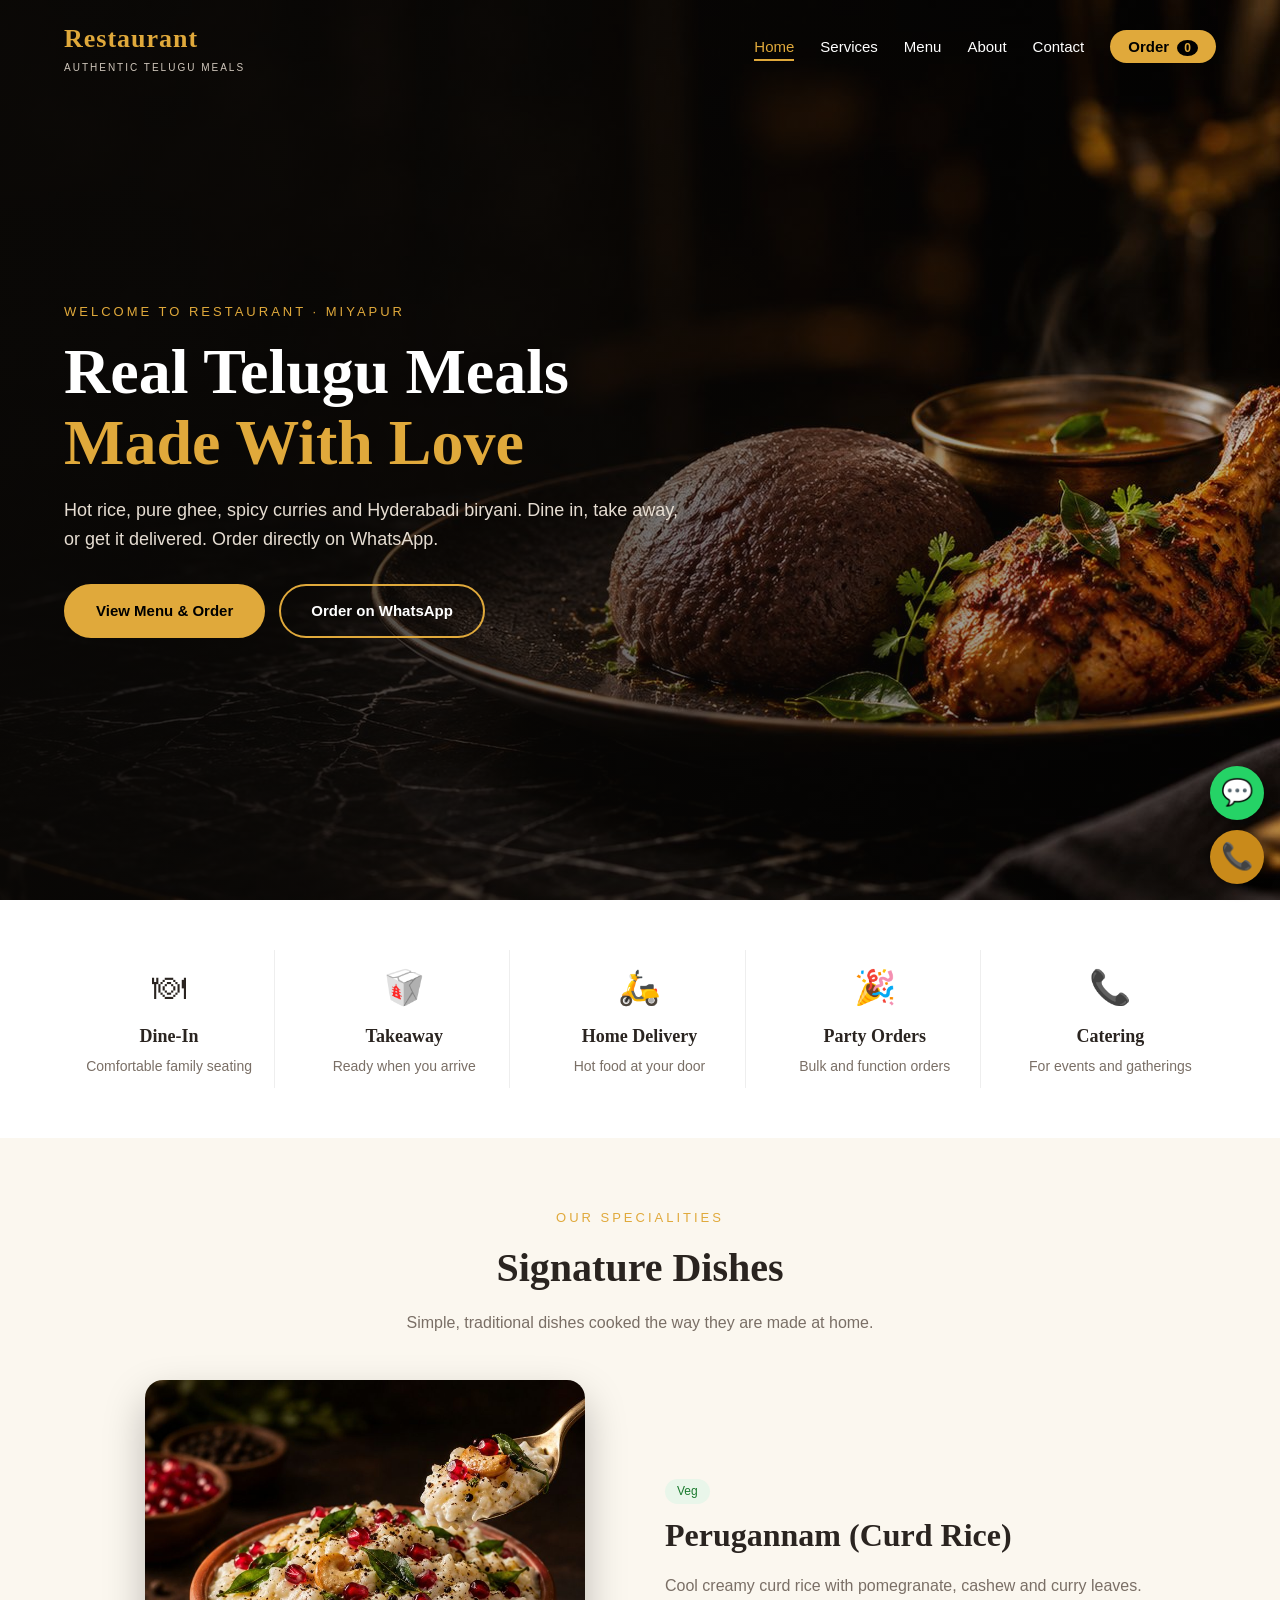
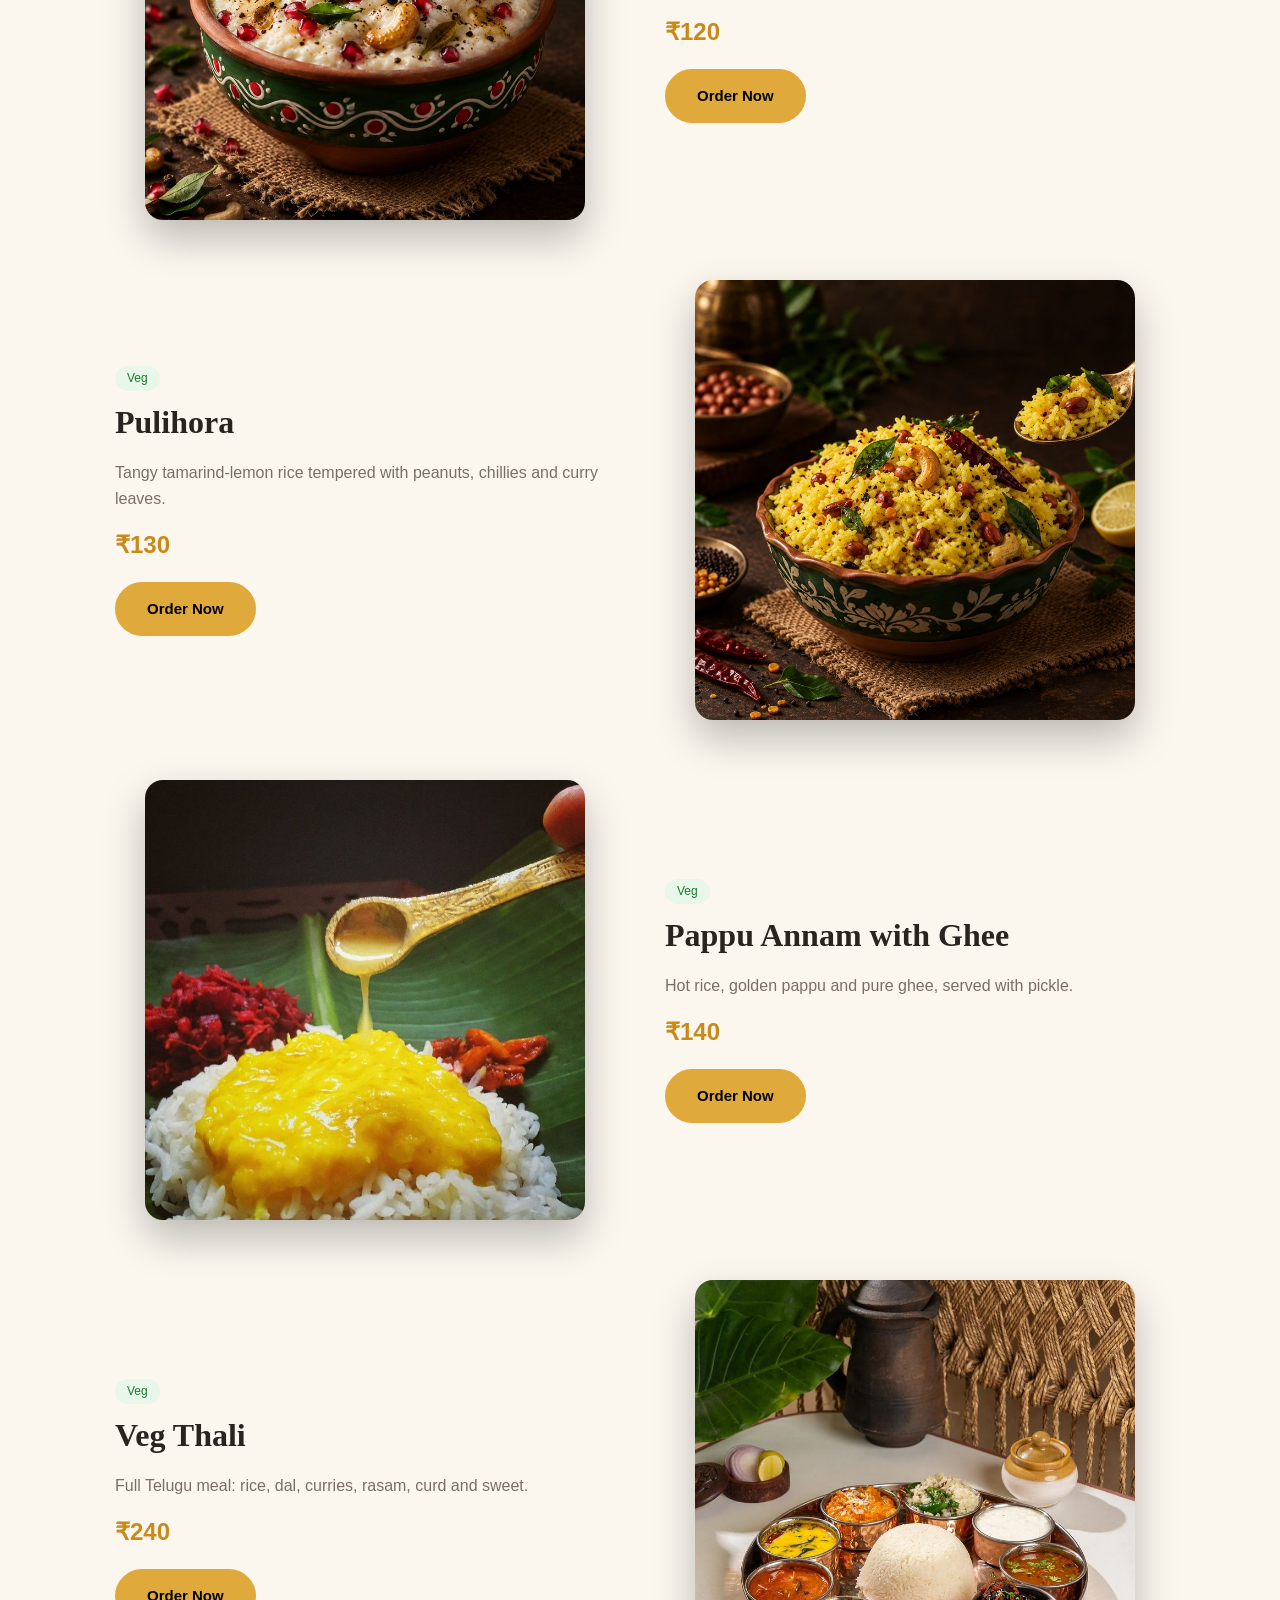
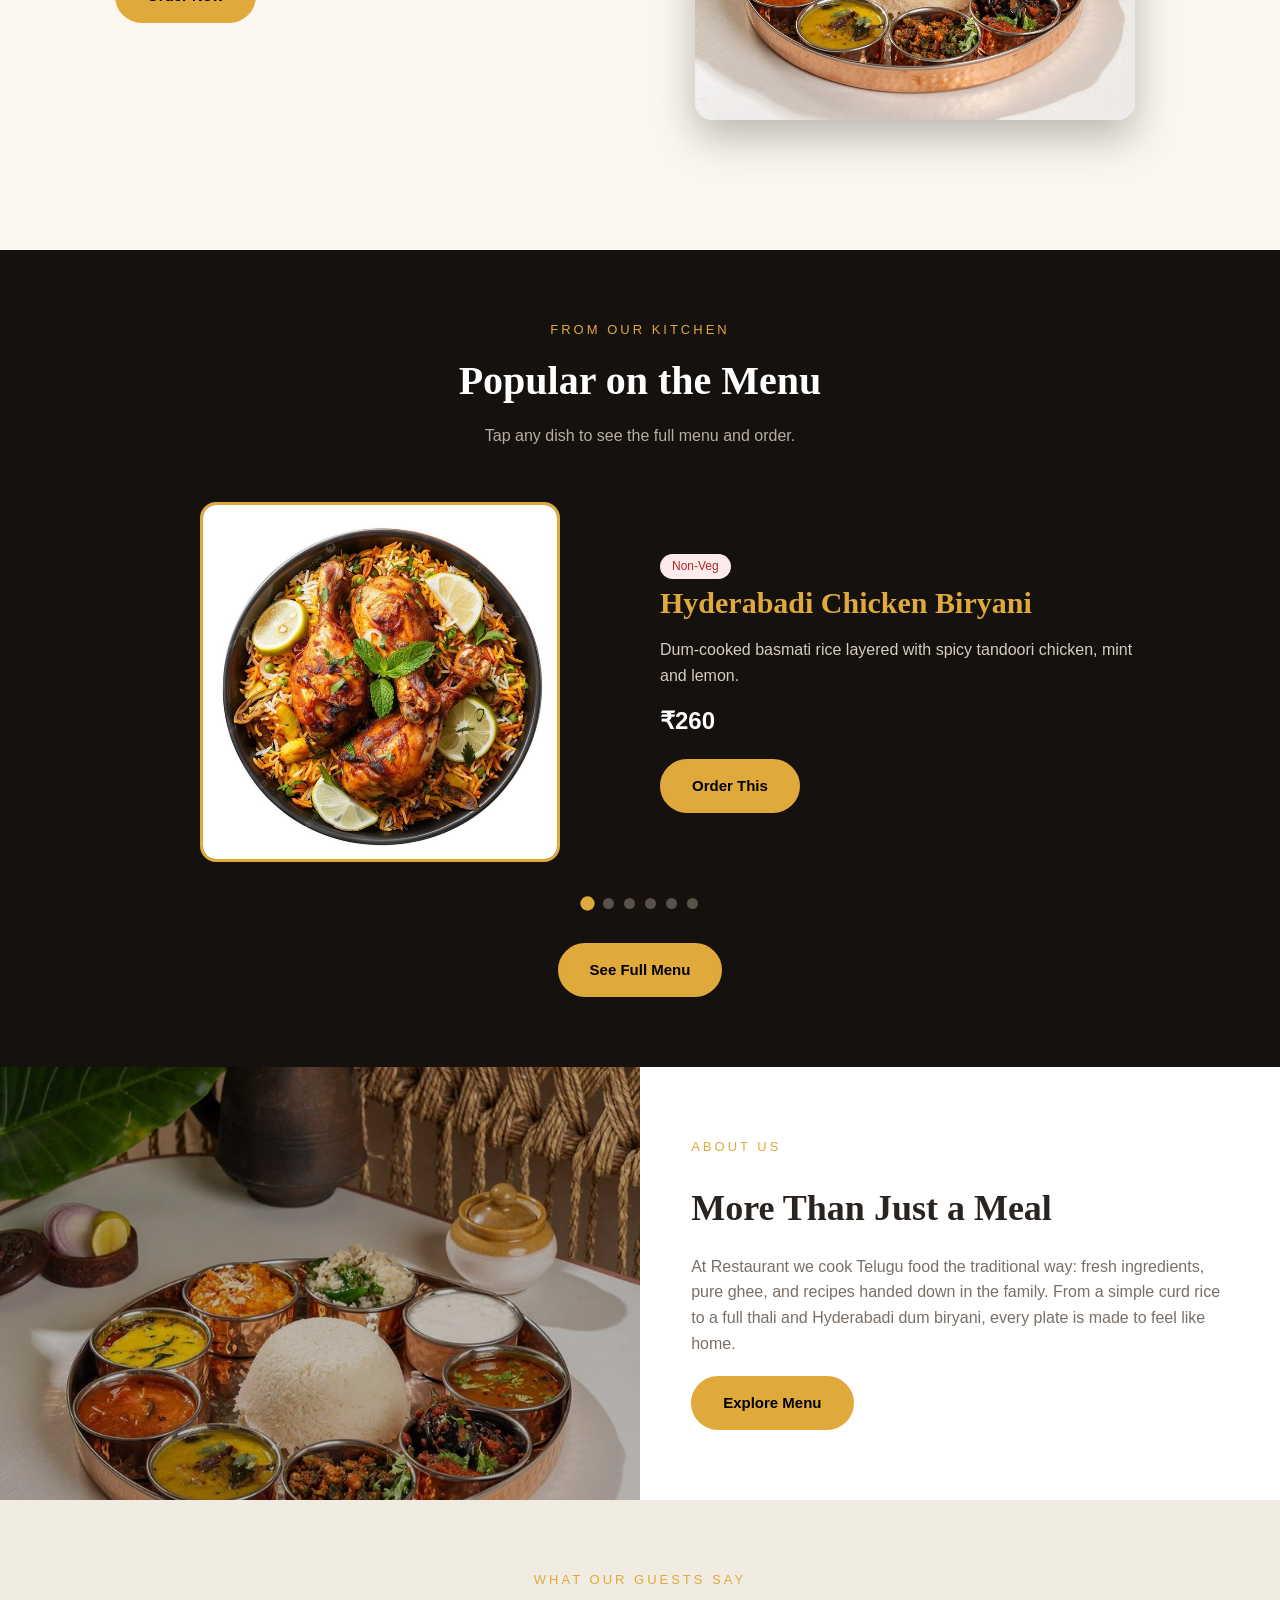
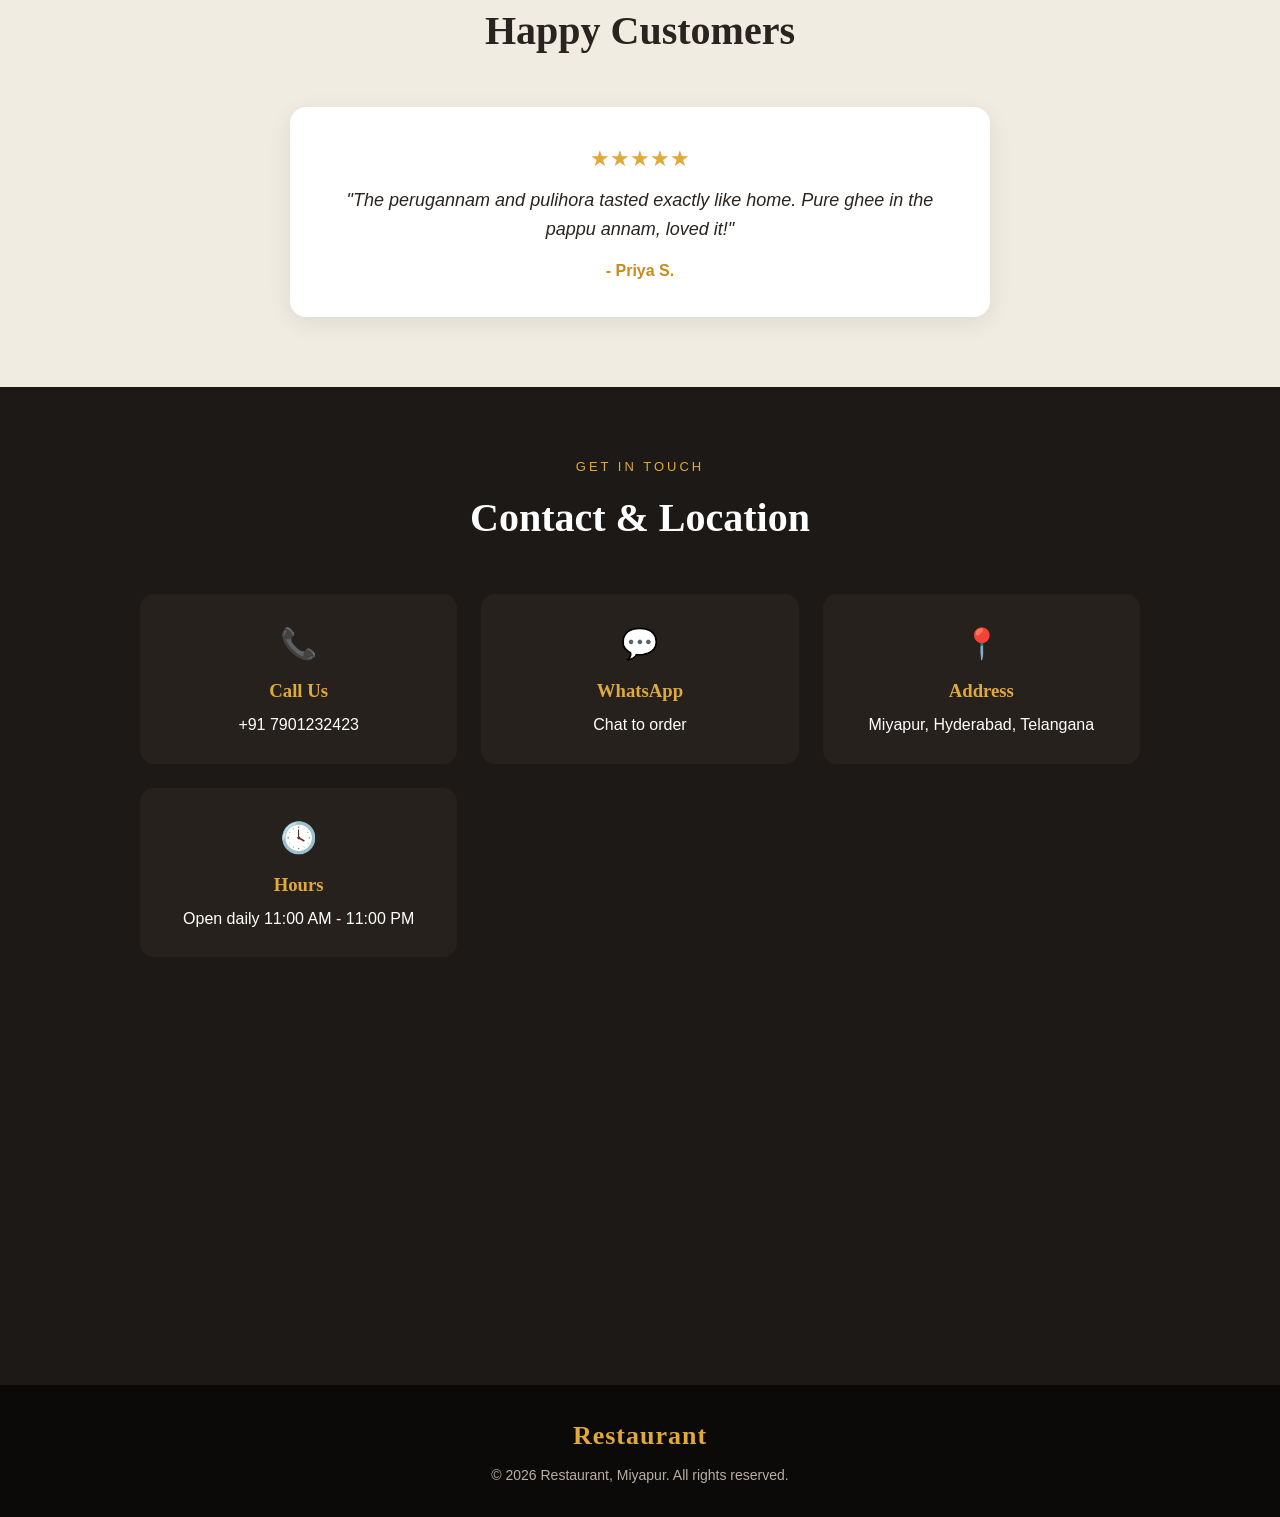
<file: index.html>
<!DOCTYPE html>
<html lang="en">
<head>
  <meta charset="UTF-8">
  <meta name="viewport" content="width=device-width, initial-scale=1.0">
  <!-- SEO: title + description + keywords are what Google shows in search results -->
  <title>Best Telugu Meals &amp; Biryani Restaurant in Miyapur, Hyderabad | Order on WhatsApp</title>
  <meta name="description" content="Authentic Andhra and Telangana meals, Hyderabadi biryani, thali, pulihora and perugannam in Miyapur, Hyderabad. Dine-in, takeaway and home delivery. Order on WhatsApp.">
  <meta name="keywords" content="restaurant in Miyapur, Telugu meals Miyapur, biryani Miyapur, thali Hyderabad, home delivery food Miyapur, Andhra meals, pulihora, perugannam, order food WhatsApp">
  <link rel="stylesheet" href="style.css">

  <!-- SEO: structured data so Google can show restaurant details -->
  <script type="application/ld+json">
  {
    "@context": "https://schema.org",
    "@type": "Restaurant",
    "name": "Restaurant",
    "servesCuisine": ["Telugu", "Andhra", "Hyderabadi", "Indian"],
    "telephone": "+917901232423",
    "address": { "@type": "PostalAddress", "addressLocality": "Miyapur", "addressRegion": "Telangana", "addressCountry": "IN" },
    "openingHours": "Mo-Su 11:00-23:00",
    "priceRange": "Rs 80 - Rs 350",
    "hasMenu": "menu.html"
  }
  </script>
</head>
<body>

<!-- ============ NAV + HERO ============ -->
<header class="hero" id="home">
  <nav class="nav">
    <a href="index.html" class="logo"><span class="brand-name">Restaurant</span><small>AUTHENTIC TELUGU MEALS</small></a>
    <button class="menu-toggle" id="menuToggle" aria-label="Open menu">&#9776;</button>
    <ul id="navLinks">
      <li><a href="#home" class="active">Home</a></li>
      <li><a href="#services">Services</a></li>
      <li><a href="menu.html">Menu</a></li>
      <li><a href="#about">About</a></li>
      <li><a href="#contact">Contact</a></li>
      <li><a href="menu.html#cart" class="cart-link">Order <span class="cart-badge">0</span></a></li>
    </ul>
  </nav>

  <div class="hero-content">
    <div class="eyebrow">Welcome to <span class="brand-name">Restaurant</span> &middot; Miyapur</div>
    <h1>Real Telugu Meals <span>Made With Love</span></h1>
    <p>Hot rice, pure ghee, spicy curries and Hyderabadi biryani. Dine in, take away, or get it delivered. Order directly on WhatsApp.</p>
    <div class="hero-btns">
      <a href="menu.html" class="btn">View Menu &amp; Order</a>
      <a href="#" class="btn outline wa-link">Order on WhatsApp</a>
    </div>
  </div>
</header>

<!-- ============ SERVICES ============ -->
<div class="services" id="services">
  <div class="service"><div class="ico">&#127869;</div><h3>Dine-In</h3><p>Comfortable family seating</p></div>
  <div class="service"><div class="ico">&#129377;</div><h3>Takeaway</h3><p>Ready when you arrive</p></div>
  <div class="service"><div class="ico">&#128757;</div><h3>Home Delivery</h3><p>Hot food at your door</p></div>
  <div class="service"><div class="ico">&#127881;</div><h3>Party Orders</h3><p>Bulk and function orders</p></div>
  <div class="service"><div class="ico">&#128222;</div><h3>Catering</h3><p>For events and gatherings</p></div>
</div>

<!-- ============ SIGNATURE DISHES (animated on scroll) ============ -->
<section class="signature" id="signature">
  <div class="sec-head">
    <div class="eyebrow">Our Specialities</div>
    <h2>Signature Dishes</h2>
    <p>Simple, traditional dishes cooked the way they are made at home.</p>
  </div>
  <div id="sigList"></div>
</section>

<!-- ============ MENU SHOWCASE (looping animation) ============ -->
<section class="showcase" id="showcase">
  <div class="sec-head">
    <div class="eyebrow">From Our Kitchen</div>
    <h2>Popular on the Menu</h2>
    <p>Tap any dish to see the full menu and order.</p>
  </div>
  <div class="show-stage" id="showStage"></div>
  <div class="dots" id="showDots"></div>
  <div class="show-cta"><a href="menu.html" class="btn">See Full Menu</a></div>
</section>

<!-- ============ ABOUT ============ -->
<section class="about" id="about">
  <div class="about-img"></div>
  <div class="about-text">
    <div class="eyebrow">About Us</div>
    <h2>More Than Just a Meal</h2>
    <p>At <span class="brand-name">Restaurant</span> we cook Telugu food the traditional way: fresh ingredients, pure ghee, and recipes handed down in the family. From a simple curd rice to a full thali and Hyderabadi dum biryani, every plate is made to feel like home.</p>
    <div><a href="menu.html" class="btn">Explore Menu</a></div>
  </div>
</section>

<!-- ============ REVIEWS ============ -->
<section class="reviews" id="reviews">
  <div class="sec-head">
    <div class="eyebrow">What Our Guests Say</div>
    <h2>Happy Customers</h2>
  </div>
  <div class="review-box" id="reviewBox"></div>
</section>

<!-- ============ CONTACT ============ -->
<section class="contact" id="contact">
  <div class="sec-head">
    <div class="eyebrow">Get in Touch</div>
    <h2>Contact &amp; Location</h2>
  </div>
  <div class="contact-grid">
    <div class="c-card"><div class="ico">&#128222;</div><h3>Call Us</h3><a id="phoneText" href="#"></a></div>
    <div class="c-card"><div class="ico">&#128172;</div><h3>WhatsApp</h3><a href="#" class="wa-link">Chat to order</a></div>
    <div class="c-card"><div class="ico">&#128205;</div><h3>Address</h3><span id="addrText"></span></div>
    <div class="c-card"><div class="ico">&#128339;</div><h3>Hours</h3><span id="hoursText"></span></div>
  </div>
  <div class="map-frame">
    <iframe title="Map of Miyapur" loading="lazy" src="https://www.google.com/maps?q=Miyapur,Hyderabad&output=embed"></iframe>
  </div>
</section>

<footer>
  <div class="logo"><span class="brand-name">Restaurant</span></div>
  <div>&copy; 2026 <span class="brand-name">Restaurant</span>, Miyapur. All rights reserved.</div>
</footer>

<div class="float-btns">
  <a href="#" class="fb-wa wa-link" aria-label="WhatsApp">&#128172;</a>
  <a href="#" class="fb-call" id="callFloat" aria-label="Call">&#128222;</a>
</div>

<script src="data.js"></script>
<script>
  /* 1. Fill in name, phone, address everywhere from SETTINGS (data.js) */
  document.querySelectorAll(".brand-name").forEach(e => e.textContent = SETTINGS.name);
  document.querySelectorAll(".wa-link").forEach(e => {
    e.href = "https://wa.me/" + SETTINGS.whatsapp + "?text=" + encodeURIComponent("Hi, I would like to place an order.");
    e.target = "_blank";
  });
  document.getElementById("phoneText").textContent = "+91 " + SETTINGS.phone;
  document.getElementById("phoneText").href = "tel:+91" + SETTINGS.phone;
  document.getElementById("callFloat").href = "tel:+91" + SETTINGS.phone;
  document.getElementById("addrText").textContent = SETTINGS.address;
  document.getElementById("hoursText").textContent = SETTINGS.hours;
  updateCartBadge();

  /* mobile menu button */
  document.getElementById("menuToggle").onclick = () => document.getElementById("navLinks").classList.toggle("open");

  const menu = getMenu();

  /* 2. Signature dishes: built from the menu, animated when scrolled into view */
  const sigHTML = SIGNATURE_IDS.map(id => menu.find(m => m.id === id)).filter(Boolean).map(m => `
    <div class="sig-row">
      <div class="sig-img"><img src="${m.img}" alt="${m.name}" loading="lazy"></div>
      <div class="sig-text">
        <span class="tag ${m.veg ? "" : "nv"}">${m.veg ? "Veg" : "Non-Veg"}</span>
        <h3>${m.name}</h3>
        <p>${m.desc}</p>
        <div class="sig-price">${rupees(m.price)}</div>
        <a class="btn" href="menu.html?item=${m.id}">Order Now</a>
      </div>
    </div>`).join("");
  document.getElementById("sigList").innerHTML = sigHTML;

  /* IntersectionObserver watches for each row entering the screen, then adds class "show" which triggers the CSS slide-in */
  const io = new IntersectionObserver(entries => {
    entries.forEach(en => { if (en.isIntersecting) { en.target.classList.add("show"); io.unobserve(en.target); } });
  }, { threshold: 0.25 });
  document.querySelectorAll(".sig-row").forEach(r => io.observe(r));

  /* 3. Looping menu showcase: 6 dishes, photo rises, info slides in, then leaves, next one comes */
  const showItems = menu.filter(m => m.available).slice(0, 6);
  const stage = document.getElementById("showStage");
  const dotsBox = document.getElementById("showDots");
  stage.innerHTML = showItems.map(m => `
    <div class="show-slide">
      <div class="s-img"><img src="${m.img}" alt="${m.name}"></div>
      <div class="s-info">
        <span class="tag ${m.veg ? "" : "nv"}">${m.veg ? "Veg" : "Non-Veg"}</span>
        <h3>${m.name}</h3>
        <p>${m.desc}</p>
        <div class="price" style="color:#fff">${rupees(m.price)}</div>
        <a class="btn" href="menu.html?item=${m.id}">Order This</a>
      </div>
    </div>`).join("");
  dotsBox.innerHTML = showItems.map((_, i) => `<button data-i="${i}" aria-label="Show dish ${i + 1}"></button>`).join("");

  const slides = stage.querySelectorAll(".show-slide");
  const dots = dotsBox.querySelectorAll("button");
  let cur = -1, timer, paused = false;

  function showSlide(n) {
    if (cur >= 0) {
      const old = slides[cur];
      old.classList.remove("active"); old.classList.add("leaving");
      setTimeout(() => old.classList.remove("leaving"), 600);
    }
    cur = n;
    slides[cur].classList.add("active");
    dots.forEach((d, i) => d.classList.toggle("on", i === cur));
  }
  function next() { if (!paused) showSlide((cur + 1) % slides.length); }
  function start() { clearInterval(timer); timer = setInterval(next, 4500); }

  showSlide(0); start();
  dots.forEach(d => d.onclick = () => { showSlide(+d.dataset.i); start(); });
  stage.onmouseenter = () => paused = true;   // pause while the mouse is over it
  stage.onmouseleave = () => paused = false;

  /* 4. Reviews slider */
  const reviews = [
    { t: "The perugannam and pulihora tasted exactly like home. Pure ghee in the pappu annam, loved it!", n: "Priya S." },
    { t: "Best Hyderabadi biryani in Miyapur. Delivery was quick and the food was still hot.", n: "Rahul K." },
    { t: "Ordered the veg thali for the family. Great value, so many items, and very tasty.", n: "Lakshmi R." },
    { t: "Ordering on WhatsApp was so easy. Gongura chicken was perfectly tangy and spicy.", n: "Anil M." }
  ];
  let r = 0;
  function showReview() {
    const x = reviews[r];
    document.getElementById("reviewBox").innerHTML = `<div class="stars">&#9733;&#9733;&#9733;&#9733;&#9733;</div><p>"${x.t}"</p><strong>- ${x.n}</strong>`;
    r = (r + 1) % reviews.length;
  }
  showReview(); setInterval(showReview, 5000);
</script>
</body>
</html>
</file>
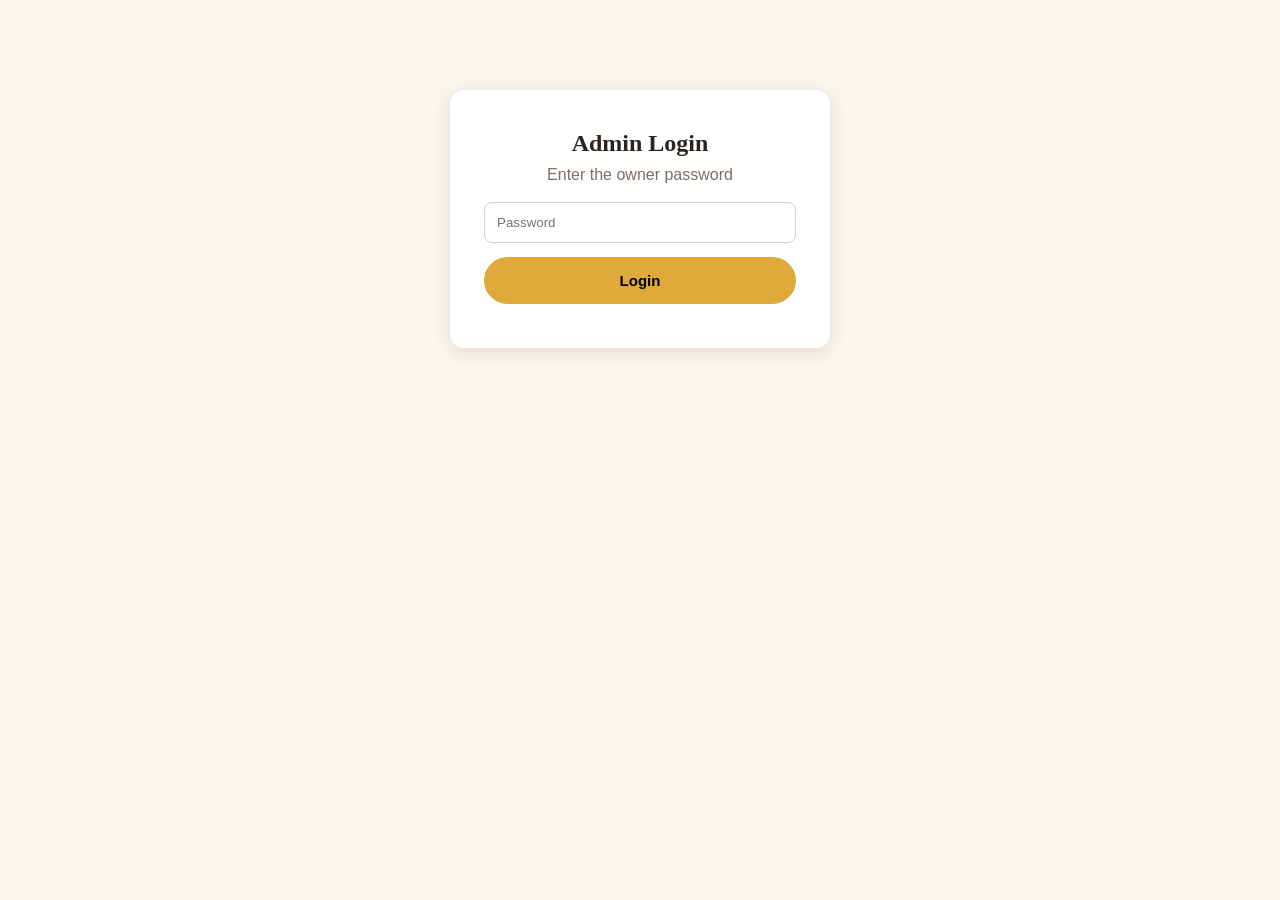
<file: admin.html>
<!DOCTYPE html>
<html lang="en">
<head>
  <meta charset="UTF-8">
  <meta name="viewport" content="width=device-width, initial-scale=1.0">
  <meta name="robots" content="noindex, nofollow"> <!-- keeps Google from listing the admin page -->
  <title>Admin | Menu Manager</title>
  <link rel="stylesheet" href="style.css">
</head>
<body>

<!-- ============ LOGIN ============ -->
<div id="loginView">
  <div class="login-box">
    <h2>Admin Login</h2>
    <p style="color:#7a6f66">Enter the owner password</p>
    <input type="password" id="pw" placeholder="Password">
    <button class="btn" style="width:100%" onclick="login()">Login</button>
    <p id="loginErr" style="color:#b3261e;margin-top:10px"></p>
  </div>
</div>

<!-- ============ DASHBOARD ============ -->
<div id="adminView" style="display:none">
  <nav class="nav solid">
    <a href="index.html" class="logo"><span class="brand-name">Restaurant</span><small>ADMIN PANEL</small></a>
    <ul style="display:flex">
      <li><a href="index.html">View Website</a></li>
      <li><a href="#" onclick="logout()">Logout</a></li>
    </ul>
  </nav>

  <div class="admin-wrap">

    <div class="panel">
      <h2>Orders Dashboard</h2>
      <div class="stats">
        <div class="stat"><b id="stToday">0</b>Orders today</div>
        <div class="stat"><b id="stRevenue">&#8377;0</b>Sales today</div>
        <div class="stat"><b id="stAll">0</b>Total orders</div>
        <div class="stat"><b id="stTop">-</b>Top seller</div>
      </div>
      <p style="font-size:12px;color:#7a6f66">Counts orders placed from this browser. A shared dashboard needs a database (next upgrade).</p>
    </div>

    <div class="panel">
      <h2>Add New Dish</h2>
      <div class="form-grid">
        <div><label>Name</label><input id="nName" placeholder="e.g. Chicken 65"></div>
        <div><label>Price (&#8377;)</label><input id="nPrice" type="number" placeholder="150"></div>
        <div><label>Category</label><input id="nCat" placeholder="Biryani, Meals, Sweets..."></div>
        <div><label>Type</label><select id="nVeg"><option value="1">Veg</option><option value="0">Non-Veg</option></select></div>
        <div><label>Image path or link</label><input id="nImg" placeholder="images/my-dish.jpg"></div>
        <div style="grid-column:1/-1"><label>Description</label><textarea id="nDesc" rows="2"></textarea></div>
      </div>
      <button class="btn" style="margin-top:14px" onclick="addDish()">Add Dish</button>
    </div>

    <div class="panel">
      <h2>Menu Items (edit price, availability, delete)</h2>
      <div style="overflow-x:auto">
        <table>
          <thead><tr><th>Photo</th><th>Dish</th><th>Category</th><th>Price (&#8377;)</th><th>Today</th><th></th></tr></thead>
          <tbody id="rows"></tbody>
        </table>
      </div>
      <button class="mini" style="margin-top:14px;background:#fdeaea;color:#b3261e" onclick="resetMenu()">Reset menu to default</button>
    </div>

  </div>
</div>

<script src="data.js"></script>
<script>
  document.querySelectorAll(".brand-name").forEach(e => e.textContent = SETTINGS.name);
  let menu = getMenu();

  /* ---------- login (sample only: the password sits in data.js, see note below) ---------- */
  function login() {
    if (document.getElementById("pw").value === SETTINGS.adminPassword) {
      sessionStorage.setItem("isAdmin", "1"); openAdmin();
    } else { document.getElementById("loginErr").textContent = "Wrong password."; }
  }
  function logout() { sessionStorage.removeItem("isAdmin"); location.reload(); }
  document.getElementById("pw").addEventListener("keydown", e => { if (e.key === "Enter") login(); });
  function openAdmin() {
    document.getElementById("loginView").style.display = "none";
    document.getElementById("adminView").style.display = "block";
    showRows(); showStats();
  }
  if (sessionStorage.getItem("isAdmin") === "1") openAdmin();

  /* ---------- menu table ---------- */
  function showRows() {
    document.getElementById("rows").innerHTML = menu.map(m => `
      <tr>
        <td><img src="${m.img}" alt=""></td>
        <td><b>${m.name}</b><br><small>${m.veg ? "Veg" : "Non-Veg"}</small></td>
        <td>${m.cat}</td>
        <td><input type="number" value="${m.price}" id="p-${m.id}"> <button class="mini save" onclick="updatePrice(${m.id})">Save</button></td>
        <td><button class="switch ${m.available ? "on" : "off"}" onclick="toggleAvail(${m.id})">${m.available ? "Available" : "Sold out"}</button></td>
        <td><button class="mini del" onclick="delDish(${m.id})">Delete</button></td>
      </tr>`).join("");
  }
  function updatePrice(id) {
    const v = parseInt(document.getElementById("p-" + id).value);
    if (!v || v < 0) { alert("Enter a valid price"); return; }
    menu.find(m => m.id === id).price = v; saveMenu(menu); alert("Price updated");
  }
  function toggleAvail(id) {
    const m = menu.find(m => m.id === id); m.available = !m.available; saveMenu(menu); showRows();
  }
  function delDish(id) {
    if (!confirm("Delete this dish?")) return;
    menu = menu.filter(m => m.id !== id); saveMenu(menu); showRows();
  }
  function addDish() {
    const name = document.getElementById("nName").value.trim();
    const price = parseInt(document.getElementById("nPrice").value);
    if (!name || !price) { alert("Please enter a name and price"); return; }
    const id = Math.max(0, ...menu.map(m => m.id)) + 1;
    menu.push({
      id, name, price,
      veg: document.getElementById("nVeg").value === "1",
      available: true,
      cat: document.getElementById("nCat").value.trim() || "Others",
      img: document.getElementById("nImg").value.trim() || "images/veg-thali.jpg",
      desc: document.getElementById("nDesc").value.trim() || "Freshly prepared."
    });
    saveMenu(menu); showRows();
    ["nName","nPrice","nCat","nImg","nDesc"].forEach(i => document.getElementById(i).value = "");
  }
  function resetMenu() {
    if (!confirm("Reset the whole menu to the original list?")) return;
    localStorage.removeItem("menuData"); menu = getMenu(); showRows();
  }

  /* ---------- dashboard numbers ---------- */
  function showStats() {
    const log = JSON.parse(localStorage.getItem("orderLog") || "[]");
    const start = new Date(); start.setHours(0, 0, 0, 0);
    const today = log.filter(o => o.time >= start.getTime());
    document.getElementById("stToday").textContent = today.length;
    document.getElementById("stRevenue").textContent = rupees(today.reduce((a, o) => a + o.total, 0));
    document.getElementById("stAll").textContent = log.length;
    const count = {};
    log.forEach(o => { for (const id in o.items) count[id] = (count[id] || 0) + o.items[id]; });
    const top = Object.entries(count).sort((a, b) => b[1] - a[1])[0];
    if (top) { const m = menu.find(x => x.id == top[0]); document.getElementById("stTop").textContent = m ? m.name.split(" ")[0] : "-"; }
  }
</script>
</body>
</html>
</file>
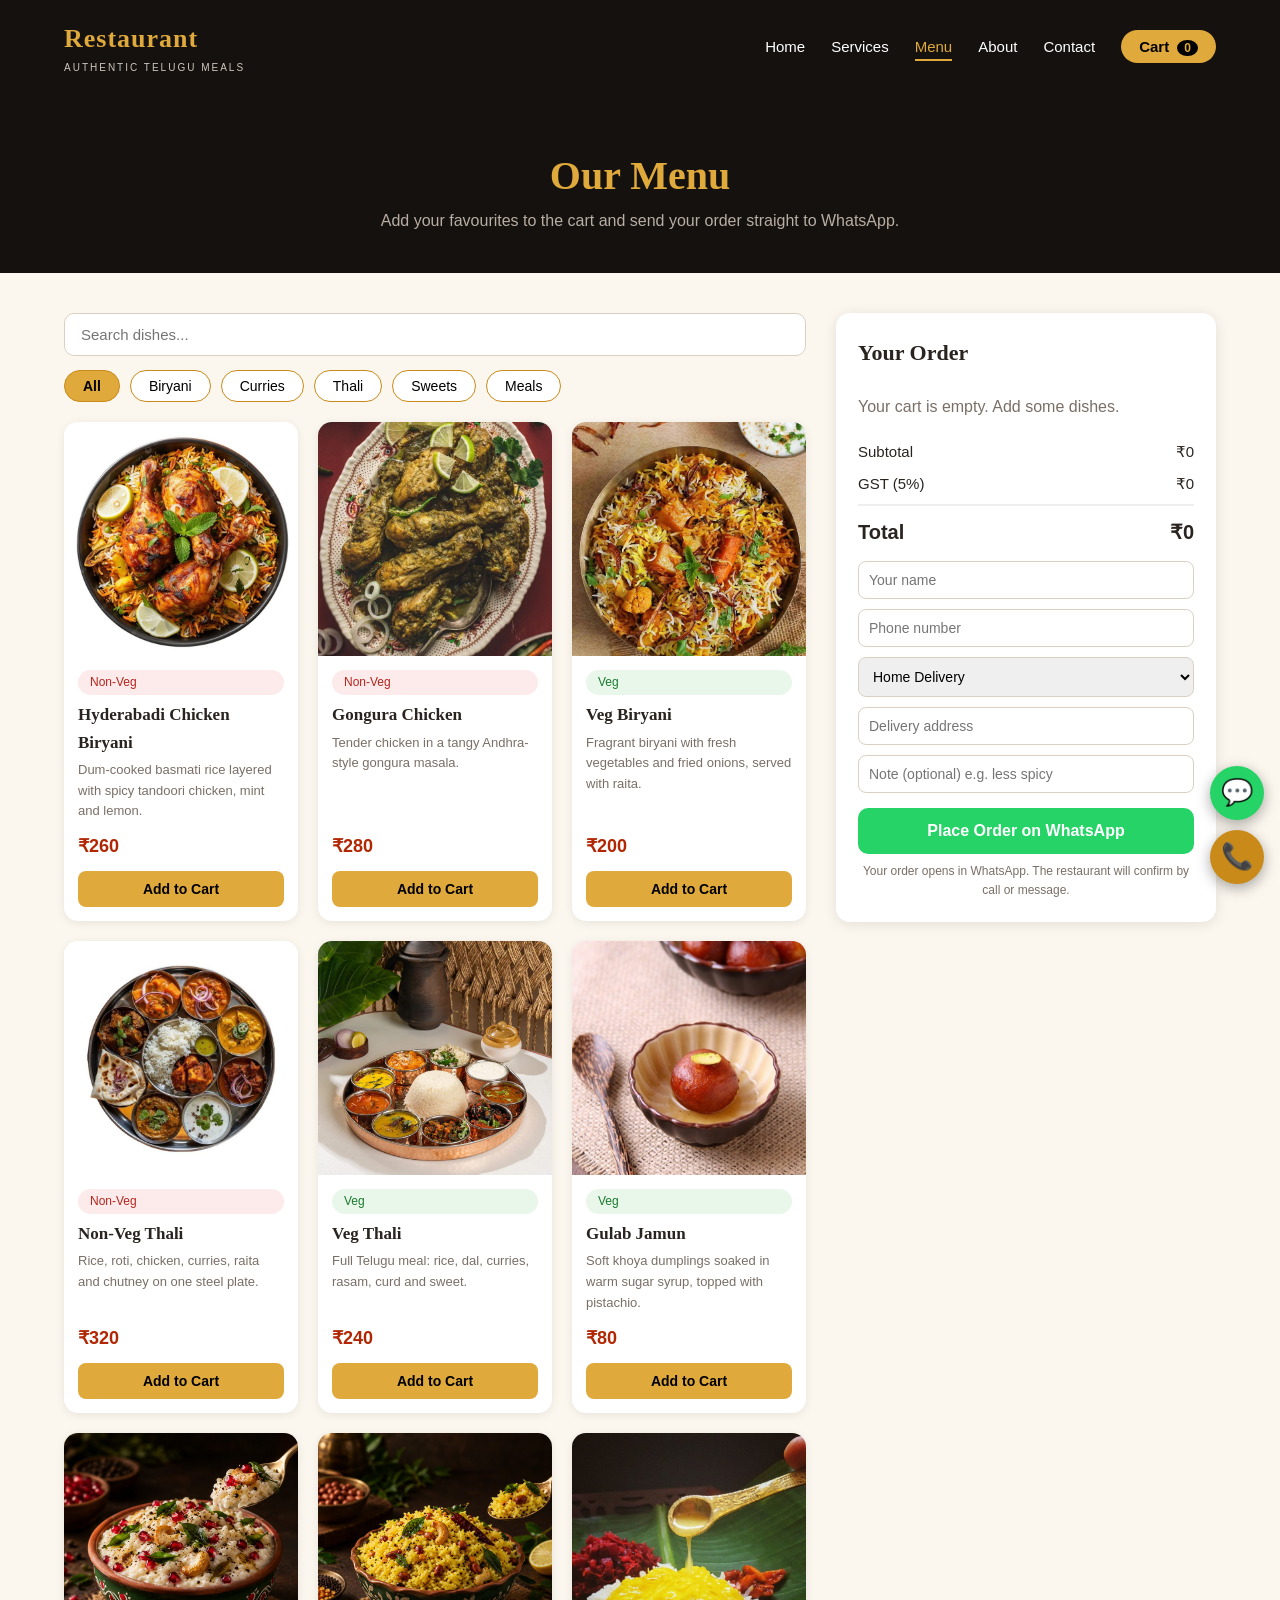
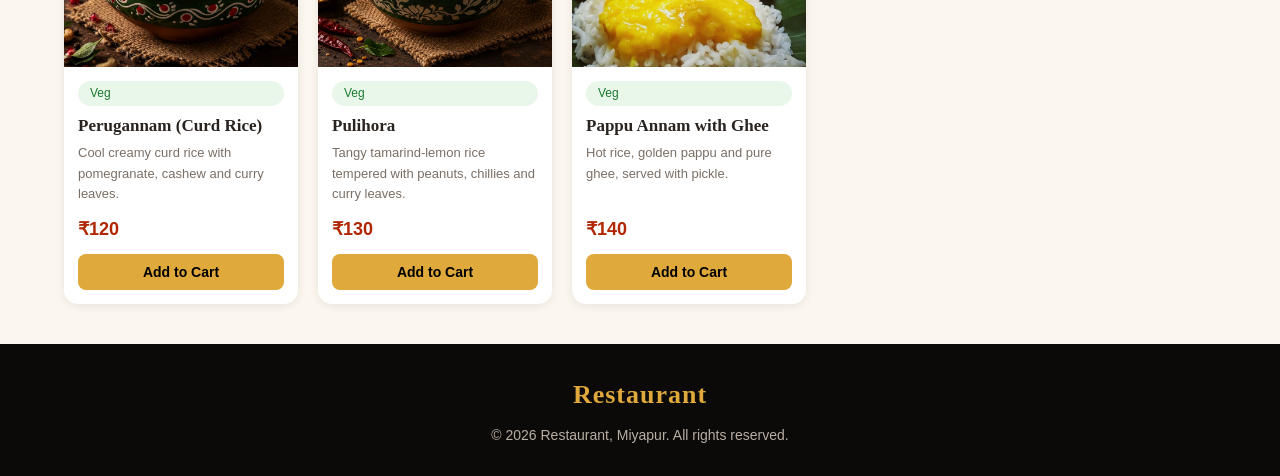
<file: menu.html>
<!DOCTYPE html>
<html lang="en">
<head>
  <meta charset="UTF-8">
  <meta name="viewport" content="width=device-width, initial-scale=1.0">
  <title>Menu &amp; Order Online | Telugu Meals, Biryani, Thali in Miyapur</title>
  <meta name="description" content="Full menu with prices: biryani, thali, gongura chicken, pulihora, perugannam and sweets. Add to cart and order on WhatsApp. Miyapur, Hyderabad.">
  <link rel="stylesheet" href="style.css">
</head>
<body>

<nav class="nav solid">
  <a href="index.html" class="logo"><span class="brand-name">Restaurant</span><small>AUTHENTIC TELUGU MEALS</small></a>
  <button class="menu-toggle" id="menuToggle" aria-label="Open menu">&#9776;</button>
  <ul id="navLinks">
    <li><a href="index.html">Home</a></li>
    <li><a href="index.html#services">Services</a></li>
    <li><a href="menu.html" class="active">Menu</a></li>
    <li><a href="index.html#about">About</a></li>
    <li><a href="index.html#contact">Contact</a></li>
    <li><a href="#cart" class="cart-link">Cart <span class="cart-badge">0</span></a></li>
  </ul>
</nav>

<div class="page-top">
  <h1>Our Menu</h1>
  <p>Add your favourites to the cart and send your order straight to WhatsApp.</p>
</div>

<div class="menu-layout">
  <!-- LEFT: menu items -->
  <div>
    <input class="search" id="search" placeholder="Search dishes...">
    <div class="filters" id="filters"></div>
    <div class="menu-grid" id="menuGrid"></div>
  </div>

  <!-- RIGHT: cart + bill + customer details -->
  <aside class="cart-panel" id="cart">
    <h2>Your Order</h2>
    <div id="cartItems"></div>
    <div class="totals">
      <p><span>Subtotal</span><span id="sub">&#8377;0</span></p>
      <p><span id="gstLabel">GST</span><span id="gst">&#8377;0</span></p>
      <p class="grand"><span>Total</span><span id="total">&#8377;0</span></p>
    </div>
    <input id="custName" placeholder="Your name">
    <input id="custPhone" placeholder="Phone number" inputmode="tel">
    <select id="orderType">
      <option value="Home Delivery">Home Delivery</option>
      <option value="Takeaway">Takeaway</option>
      <option value="Dine-In">Dine-In</option>
    </select>
    <input id="custAddress" placeholder="Delivery address">
    <input id="custNote" placeholder="Note (optional) e.g. less spicy">
    <button class="wa-btn" id="sendBtn">Place Order on WhatsApp</button>
    <div class="note">Your order opens in WhatsApp. The restaurant will confirm by call or message.</div>
  </aside>
</div>

<footer>
  <div class="logo"><span class="brand-name">Restaurant</span></div>
  <div>&copy; 2026 <span class="brand-name">Restaurant</span>, Miyapur. All rights reserved.</div>
</footer>

<div class="float-btns">
  <a href="#" class="fb-wa wa-link" aria-label="WhatsApp">&#128172;</a>
  <a href="#" class="fb-call" id="callFloat" aria-label="Call">&#128222;</a>
</div>

<script src="data.js"></script>
<script>
  document.querySelectorAll(".brand-name").forEach(e => e.textContent = SETTINGS.name);
  document.querySelectorAll(".wa-link").forEach(e => {
    e.href = "https://wa.me/" + SETTINGS.whatsapp + "?text=" + encodeURIComponent("Hi, I would like to place an order.");
    e.target = "_blank";
  });
  document.getElementById("callFloat").href = "tel:+91" + SETTINGS.phone;
  document.getElementById("gstLabel").textContent = "GST (" + Math.round(SETTINGS.gstRate * 100) + "%)";
  document.getElementById("menuToggle").onclick = () => document.getElementById("navLinks").classList.toggle("open");

  let menu = getMenu();
  let activeCat = "All";
  let searchText = "";

  /* ---------- show menu cards ---------- */
  function showFilters() {
    const cats = ["All", ...new Set(menu.map(m => m.cat))];
    document.getElementById("filters").innerHTML = cats.map(c =>
      `<button class="${c === activeCat ? "on" : ""}" onclick="setCat('${c}')">${c}</button>`).join("");
  }
  function setCat(c) { activeCat = c; showFilters(); showMenu(); }

  function showMenu() {
    const list = menu.filter(m =>
      (activeCat === "All" || m.cat === activeCat) &&
      m.name.toLowerCase().includes(searchText));
    document.getElementById("menuGrid").innerHTML = list.map(m => `
      <div class="card" id="item-${m.id}">
        <img src="${m.img}" alt="${m.name}" loading="lazy">
        <div class="card-body">
          <span class="tag ${m.veg ? "" : "nv"}">${m.veg ? "Veg" : "Non-Veg"}</span>
          <h3>${m.name}</h3>
          <p>${m.desc}</p>
          <div class="price">${rupees(m.price)}</div>
          ${m.available
            ? `<button class="add-btn" onclick="addToCart(${m.id})">Add to Cart</button>`
            : `<button class="add-btn" disabled>Not available today</button>`}
        </div>
      </div>`).join("") || "<p class='empty'>No dishes found.</p>";
  }
  document.getElementById("search").oninput = e => { searchText = e.target.value.toLowerCase(); showMenu(); };

  /* ---------- cart ---------- */
  function addToCart(id) {
    const cart = getCart(); cart[id] = (cart[id] || 0) + 1; saveCart(cart); showCart();
  }
  function changeQty(id, d) {
    const cart = getCart(); cart[id] = (cart[id] || 0) + d;
    if (cart[id] <= 0) delete cart[id];
    saveCart(cart); showCart();
  }
  function calcTotals() {
    const cart = getCart(); let sub = 0;
    for (const id in cart) {
      const item = menu.find(m => m.id == id);
      if (item) sub += item.price * cart[id];
    }
    const gst = Math.round(sub * SETTINGS.gstRate);
    return { sub, gst, total: sub + gst };
  }
  function showCart() {
    const cart = getCart(); let html = "";
    for (const id in cart) {
      const item = menu.find(m => m.id == id);
      if (!item) continue;
      html += `<div class="cart-row">
        <span class="nm">${item.name}</span>
        <span class="qty"><button onclick="changeQty(${id}, -1)">-</button><span>${cart[id]}</span><button onclick="changeQty(${id}, 1)">+</button></span>
        <span>${rupees(item.price * cart[id])}</span></div>`;
    }
    document.getElementById("cartItems").innerHTML = html || "<p class='empty'>Your cart is empty. Add some dishes.</p>";
    const t = calcTotals();
    document.getElementById("sub").textContent = rupees(t.sub);
    document.getElementById("gst").textContent = rupees(t.gst);
    document.getElementById("total").textContent = rupees(t.total);
    updateCartBadge();
  }

  /* ---------- send the whole bill to WhatsApp ---------- */
  document.getElementById("sendBtn").onclick = () => {
    const cart = getCart();
    if (Object.keys(cart).length === 0) { alert("Please add some dishes first."); return; }
    const name = document.getElementById("custName").value.trim();
    const phone = document.getElementById("custPhone").value.trim();
    const type = document.getElementById("orderType").value;
    const address = document.getElementById("custAddress").value.trim();
    const note = document.getElementById("custNote").value.trim();
    if (!name || !phone) { alert("Please enter your name and phone number."); return; }
    if (type === "Home Delivery" && !address) { alert("Please enter your delivery address."); return; }

    let msg = "*New Order - " + SETTINGS.name + "*\n\n";
    let n = 1;
    for (const id in cart) {
      const item = menu.find(m => m.id == id);
      if (!item) continue;
      msg += n++ + ". " + item.name + " x " + cart[id] + " = " + rupees(item.price * cart[id]) + "\n";
    }
    const t = calcTotals();
    msg += "\nSubtotal: " + rupees(t.sub);
    msg += "\nGST (" + Math.round(SETTINGS.gstRate * 100) + "%): " + rupees(t.gst);
    msg += "\n*Total: " + rupees(t.total) + "*\n\n";
    msg += "Name: " + name + "\nPhone: " + phone + "\nOrder type: " + type;
    if (type === "Home Delivery") msg += "\nAddress: " + address;
    if (note) msg += "\nNote: " + note;

    /* keep a simple order log for the admin dashboard */
    const log = JSON.parse(localStorage.getItem("orderLog") || "[]");
    log.push({ time: Date.now(), total: t.total, items: cart });
    localStorage.setItem("orderLog", JSON.stringify(log));

    window.open("https://wa.me/" + SETTINGS.whatsapp + "?text=" + encodeURIComponent(msg), "_blank");
  };

  showFilters(); showMenu(); showCart();

  /* if the home page sent us here with ?item=3, scroll to and highlight that dish */
  const wanted = new URLSearchParams(location.search).get("item");
  if (wanted) {
    setTimeout(() => {
      const el = document.getElementById("item-" + wanted);
      if (el) { el.scrollIntoView({ behavior: "smooth", block: "center" }); el.classList.add("highlight"); }
    }, 300);
  }
</script>
</body>
</html>
</file>
<file: style.css>
/* style.css - one stylesheet for all pages.
   Colours and fonts are set once at the top in :root, change them to restyle the whole site. */
:root {
  --gold: #e0a93b;
  --gold-dark: #c98a1a;
  --dark: #14110f;
  --dark-2: #1d1916;
  --cream: #fbf7ef;
  --text: #2a2420;
  --muted: #7a6f66;
  --green: #25d366;
  --heading-font: Georgia, "Times New Roman", serif;
  --body-font: "Segoe UI", Arial, sans-serif;
}
* { margin: 0; padding: 0; box-sizing: border-box; }
html { scroll-behavior: smooth; }
body { font-family: var(--body-font); color: var(--text); background: var(--cream); line-height: 1.6; }
img { max-width: 100%; display: block; }
a { text-decoration: none; color: inherit; }
h1, h2, h3 { font-family: var(--heading-font); }

/* ---------- NAV ---------- */
.nav { position: absolute; top: 0; left: 0; right: 0; z-index: 20; display: flex; justify-content: space-between; align-items: center; padding: 18px 5%; color: #fff; }
.nav.solid { position: sticky; background: var(--dark); }
.logo { font-family: var(--heading-font); font-size: 26px; font-weight: bold; color: var(--gold); letter-spacing: 1px; }
.logo small { display: block; font-family: var(--body-font); font-size: 10px; color: #cfc6bb; letter-spacing: 2px; font-weight: normal; }
.nav ul { list-style: none; display: flex; gap: 26px; align-items: center; }
.nav ul a { font-size: 15px; padding-bottom: 4px; border-bottom: 2px solid transparent; }
.nav ul a:hover, .nav ul a.active { color: var(--gold); border-color: var(--gold); }
.cart-link { background: var(--gold); color: #000 !important; padding: 8px 18px !important; border-radius: 30px; font-weight: 600; border: none !important; }
.cart-badge { background: #000; color: var(--gold); border-radius: 50%; padding: 1px 7px; font-size: 12px; margin-left: 4px; }
.menu-toggle { display: none; background: none; border: 1px solid var(--gold); color: var(--gold); font-size: 22px; padding: 2px 10px; border-radius: 6px; cursor: pointer; }

/* ---------- BUTTONS ---------- */
.btn { display: inline-block; background: var(--gold); color: #000; padding: 13px 30px; border-radius: 30px; font-weight: 700; border: 2px solid var(--gold); cursor: pointer; font-size: 15px; transition: .25s; }
.btn:hover { background: var(--gold-dark); border-color: var(--gold-dark); transform: translateY(-2px); }
.btn.outline { background: transparent; color: #fff; }
.btn.outline:hover { background: #fff; color: #000; border-color: #fff; }

/* ---------- HERO ---------- */
.hero { min-height: 100vh; background: linear-gradient(90deg, rgba(10,8,6,.88) 0%, rgba(10,8,6,.55) 55%, rgba(10,8,6,.25) 100%), url("images/hero-bg.jpg") center/cover no-repeat; display: flex; align-items: center; padding: 120px 5% 80px; color: #fff; }
.hero-content { max-width: 620px; }
.eyebrow { color: var(--gold); letter-spacing: 3px; font-size: 13px; text-transform: uppercase; margin-bottom: 14px; }
.hero h1 { font-size: clamp(36px, 6vw, 64px); line-height: 1.1; margin-bottom: 18px; }
.hero h1 span { color: var(--gold); display: block; }
.hero p { font-size: 18px; color: #e6ddd2; margin-bottom: 30px; }
.hero-btns { display: flex; gap: 14px; flex-wrap: wrap; }

/* ---------- SERVICES STRIP ---------- */
.services { background: #fff; padding: 50px 5%; display: grid; grid-template-columns: repeat(auto-fit, minmax(190px, 1fr)); gap: 24px; text-align: center; }
.service { padding: 10px; border-right: 1px solid #eee; }
.service:last-child { border-right: none; }
.service .ico { font-size: 34px; margin-bottom: 8px; }
.service h3 { font-size: 18px; margin-bottom: 4px; }
.service p { font-size: 14px; color: var(--muted); }

/* ---------- SECTION TITLES ---------- */
section { padding: 70px 5%; }
.sec-head { text-align: center; margin-bottom: 44px; }
.sec-head .eyebrow { margin-bottom: 8px; }
.sec-head h2 { font-size: clamp(28px, 4vw, 40px); }
.sec-head p { color: var(--muted); max-width: 560px; margin: 10px auto 0; }

/* ---------- SIGNATURE (scroll-in from left, then text) ---------- */
.signature { background: var(--cream); }
.sig-row { display: flex; align-items: center; gap: 50px; max-width: 1050px; margin: 0 auto 60px; }
.sig-row:nth-child(even) { flex-direction: row-reverse; }
.sig-img { flex: 1; opacity: 0; transform: translateX(-120px); transition: transform .9s ease, opacity .9s ease; }
.sig-row:nth-child(even) .sig-img { transform: translateX(120px); }
.sig-img img { border-radius: 18px; box-shadow: 0 18px 40px rgba(0,0,0,.25); aspect-ratio: 1; object-fit: cover; width: 100%; max-width: 440px; margin: auto; }
.sig-text { flex: 1; opacity: 0; transform: translateY(24px); transition: transform .8s ease .6s, opacity .8s ease .6s; }
.sig-row.show .sig-img { opacity: 1; transform: translateX(0); }
.sig-row.show .sig-text { opacity: 1; transform: translateY(0); }
.sig-text h3 { font-size: 32px; margin: 6px 0 12px; }
.sig-text p { color: var(--muted); margin-bottom: 14px; }
.sig-price { font-size: 24px; font-weight: bold; color: var(--gold-dark); margin-bottom: 18px; }
.tag { display: inline-block; font-size: 12px; padding: 3px 12px; border-radius: 20px; background: #e9f6ea; color: #1a7a2e; }
.tag.nv { background: #fdeaea; color: #b3261e; }

/* ---------- MENU SHOWCASE (looping slider) ---------- */
.showcase { background: var(--dark); color: #fff; overflow: hidden; }
.showcase .sec-head p { color: #b8aea3; }
.show-stage { position: relative; max-width: 1000px; margin: 0 auto; min-height: 380px; }
.show-slide { position: absolute; inset: 0; display: flex; align-items: center; gap: 40px; opacity: 0; pointer-events: none; }
.show-slide.active { opacity: 1; pointer-events: auto; }
.show-slide .s-img { flex: 1; transform: translateY(120px); opacity: 0; }
.show-slide .s-img img { border-radius: 16px; aspect-ratio: 1; object-fit: cover; width: 100%; max-width: 360px; margin: auto; border: 3px solid var(--gold); }
.show-slide .s-info { flex: 1; transform: translateX(40px); opacity: 0; }
.show-slide.active .s-img { animation: riseUp .9s ease forwards; }
.show-slide.active .s-info { animation: slideIn .8s ease .5s forwards; }
.show-slide.leaving .s-img { animation: fallDown .6s ease forwards; }
.show-slide.leaving .s-info { animation: fadeOut .5s ease forwards; }
.show-slide.leaving { opacity: 1; }
@keyframes riseUp { from { transform: translateY(120px); opacity: 0; } to { transform: translateY(0); opacity: 1; } }
@keyframes slideIn { from { transform: translateX(40px); opacity: 0; } to { transform: translateX(0); opacity: 1; } }
@keyframes fallDown { from { transform: translateY(0); opacity: 1; } to { transform: translateY(120px); opacity: 0; } }
@keyframes fadeOut { from { opacity: 1; } to { opacity: 0; } }
.s-info h3 { font-size: 30px; color: var(--gold); margin-bottom: 10px; }
.s-info p { color: #d6ccc0; margin-bottom: 14px; }
.s-info .price { font-size: 24px; font-weight: bold; margin-bottom: 18px; }
.dots { display: flex; justify-content: center; gap: 10px; margin-top: 26px; }
.dots button { width: 11px; height: 11px; border-radius: 50%; border: none; background: #5a5148; cursor: pointer; padding: 0; }
.dots button.on { background: var(--gold); transform: scale(1.3); }
.show-cta { text-align: center; margin-top: 34px; }

/* ---------- ABOUT ---------- */
.about { display: grid; grid-template-columns: 1fr 1fr; gap: 0; padding: 0; background: #fff; }
.about-img { background: linear-gradient(rgba(0,0,0,.25), rgba(0,0,0,.25)), url("images/veg-thali.jpg") center/cover; min-height: 420px; }
.about-text { padding: 70px 8%; display: flex; flex-direction: column; justify-content: center; }
.about-text h2 { font-size: 36px; margin: 8px 0 16px; }
.about-text p { color: var(--muted); margin-bottom: 20px; }

/* ---------- REVIEWS ---------- */
.reviews { background: #f1ece2; text-align: center; }
.review-box { max-width: 700px; margin: 0 auto; background: #fff; border-radius: 16px; padding: 34px; box-shadow: 0 6px 24px rgba(0,0,0,.08); min-height: 200px; }
.stars { color: var(--gold); font-size: 22px; margin-bottom: 10px; }
.review-box p { font-style: italic; font-size: 18px; margin-bottom: 14px; }
.review-box strong { color: var(--gold-dark); }

/* ---------- CONTACT ---------- */
.contact { background: var(--dark-2); color: #fff; }
.contact-grid { display: grid; grid-template-columns: repeat(auto-fit, minmax(240px, 1fr)); gap: 24px; max-width: 1000px; margin: 0 auto 30px; text-align: center; }
.c-card { background: #26211d; border-radius: 14px; padding: 26px; }
.c-card .ico { font-size: 30px; }
.c-card h3 { color: var(--gold); margin: 8px 0 6px; }
.c-card a { color: #fff; }
.map-frame { max-width: 1000px; margin: 0 auto; border-radius: 14px; overflow: hidden; }
.map-frame iframe { width: 100%; height: 320px; border: 0; }

/* ---------- FOOTER ---------- */
footer { background: #0c0a09; color: #b8aea3; text-align: center; padding: 30px 5%; font-size: 14px; }
footer .logo { margin-bottom: 8px; }

/* ---------- FLOATING BUTTONS ---------- */
.float-btns { position: fixed; right: 16px; bottom: 16px; display: flex; flex-direction: column; gap: 10px; z-index: 50; }
.float-btns a { width: 54px; height: 54px; border-radius: 50%; display: flex; align-items: center; justify-content: center; font-size: 26px; box-shadow: 0 4px 14px rgba(0,0,0,.35); color: #fff; }
.fb-wa { background: var(--green); }
.fb-call { background: var(--gold-dark); }

/* ---------- MENU PAGE ---------- */
.page-top { background: var(--dark); color: #fff; text-align: center; padding: 50px 5% 40px; }
.page-top h1 { font-size: 40px; color: var(--gold); }
.page-top p { color: #b8aea3; }
.menu-layout { display: grid; grid-template-columns: 1fr 380px; gap: 30px; padding: 40px 5%; align-items: start; }
.filters { display: flex; gap: 10px; flex-wrap: wrap; margin-bottom: 20px; }
.filters button { border: 1px solid var(--gold-dark); background: #fff; padding: 7px 18px; border-radius: 30px; cursor: pointer; font-size: 14px; }
.filters button.on { background: var(--gold); font-weight: 700; }
.search { width: 100%; padding: 12px 16px; border: 1px solid #d9d0c3; border-radius: 10px; font-size: 15px; margin-bottom: 14px; }
.menu-grid { display: grid; grid-template-columns: repeat(auto-fill, minmax(210px, 1fr)); gap: 20px; }
.card { background: #fff; border-radius: 14px; overflow: hidden; box-shadow: 0 2px 10px rgba(0,0,0,.08); display: flex; flex-direction: column; transition: .25s; }
.card:hover { transform: translateY(-4px); box-shadow: 0 10px 24px rgba(0,0,0,.14); }
.card.highlight { outline: 3px solid var(--gold); }
.card img { aspect-ratio: 1; object-fit: cover; width: 100%; }
.card-body { padding: 14px; display: flex; flex-direction: column; flex: 1; }
.card-body h3 { font-size: 17px; margin: 6px 0 4px; }
.card-body p { font-size: 13px; color: var(--muted); flex: 1; margin-bottom: 10px; }
.price { color: #b12704; font-weight: bold; font-size: 18px; margin-bottom: 10px; }
.add-btn { background: var(--gold); border: none; padding: 10px; border-radius: 8px; font-weight: 700; cursor: pointer; font-size: 14px; }
.add-btn:hover { background: var(--gold-dark); }
.add-btn:disabled { background: #ccc; cursor: not-allowed; }
.soldout { color: #b3261e; font-size: 12px; font-weight: 700; }

/* cart panel */
.cart-panel { background: #fff; border-radius: 14px; padding: 22px; box-shadow: 0 2px 14px rgba(0,0,0,.1); position: sticky; top: 90px; }
.cart-panel h2 { font-size: 22px; margin-bottom: 12px; }
.cart-row { display: flex; justify-content: space-between; align-items: center; gap: 8px; padding: 9px 0; border-bottom: 1px solid #eee; font-size: 14px; }
.cart-row .nm { flex: 1; }
.qty button { width: 26px; height: 26px; border: none; background: #eee; border-radius: 5px; cursor: pointer; font-weight: bold; }
.qty span { display: inline-block; min-width: 22px; text-align: center; }
.totals p { display: flex; justify-content: space-between; margin: 8px 0; font-size: 15px; }
.totals .grand { font-size: 20px; font-weight: bold; border-top: 2px solid #eee; padding-top: 10px; }
.cart-panel input, .cart-panel select { width: 100%; padding: 10px; margin: 5px 0; border: 1px solid #d9d0c3; border-radius: 8px; font-size: 14px; font-family: inherit; }
.wa-btn { background: var(--green); color: #fff; border: none; padding: 14px; width: 100%; font-size: 16px; font-weight: 700; border-radius: 10px; cursor: pointer; margin-top: 10px; }
.wa-btn:hover { background: #1ebe5a; }
.note { font-size: 12px; color: var(--muted); margin-top: 8px; text-align: center; }
.empty { color: var(--muted); padding: 12px 0; }

/* ---------- ADMIN ---------- */
.admin-wrap { max-width: 1000px; margin: 30px auto; padding: 0 5%; }
.login-box { max-width: 380px; margin: 90px auto; background: #fff; padding: 34px; border-radius: 14px; box-shadow: 0 4px 20px rgba(0,0,0,.12); text-align: center; }
.login-box input { width: 100%; padding: 12px; margin: 14px 0; border: 1px solid #d9d0c3; border-radius: 8px; }
.panel { background: #fff; border-radius: 14px; padding: 22px; margin-bottom: 24px; box-shadow: 0 2px 12px rgba(0,0,0,.08); }
.panel h2 { font-size: 22px; margin-bottom: 14px; }
.form-grid { display: grid; grid-template-columns: repeat(auto-fit, minmax(190px, 1fr)); gap: 12px; }
.form-grid label { font-size: 13px; color: var(--muted); display: block; }
.form-grid input, .form-grid select, .form-grid textarea { width: 100%; padding: 10px; border: 1px solid #d9d0c3; border-radius: 8px; font-family: inherit; font-size: 14px; }
table { width: 100%; border-collapse: collapse; font-size: 14px; }
th, td { padding: 10px 8px; border-bottom: 1px solid #eee; text-align: left; vertical-align: middle; }
th { color: var(--muted); font-weight: 600; }
td img { width: 48px; height: 48px; border-radius: 8px; object-fit: cover; }
td input[type=number] { width: 90px; padding: 6px; border: 1px solid #d9d0c3; border-radius: 6px; }
.mini { border: none; padding: 6px 12px; border-radius: 6px; cursor: pointer; font-size: 13px; }
.mini.del { background: #fdeaea; color: #b3261e; }
.mini.save { background: #e9f6ea; color: #1a7a2e; }
.switch { cursor: pointer; padding: 4px 12px; border-radius: 20px; border: none; font-size: 12px; font-weight: 700; }
.switch.on { background: #e9f6ea; color: #1a7a2e; }
.switch.off { background: #fdeaea; color: #b3261e; }
.stats { display: grid; grid-template-columns: repeat(auto-fit, minmax(160px, 1fr)); gap: 14px; margin-bottom: 20px; }
.stat { background: var(--dark); color: #fff; border-radius: 12px; padding: 16px; text-align: center; }
.stat b { display: block; font-size: 26px; color: var(--gold); }

/* ---------- RESPONSIVE ---------- */
@media (max-width: 900px) {
  .menu-layout { grid-template-columns: 1fr; }
  .cart-panel { position: static; }
  .about { grid-template-columns: 1fr; }
  .sig-row, .sig-row:nth-child(even) { flex-direction: column; gap: 24px; text-align: center; }
  .show-stage { min-height: 560px; }
  .show-slide { flex-direction: column; text-align: center; gap: 20px; }
  .service { border-right: none; }
}
@media (max-width: 760px) {
  .menu-toggle { display: block; }
  .nav ul { display: none; position: absolute; top: 64px; left: 0; right: 0; background: var(--dark); flex-direction: column; padding: 20px; gap: 18px; }
  .nav ul.open { display: flex; }
}
</file>
